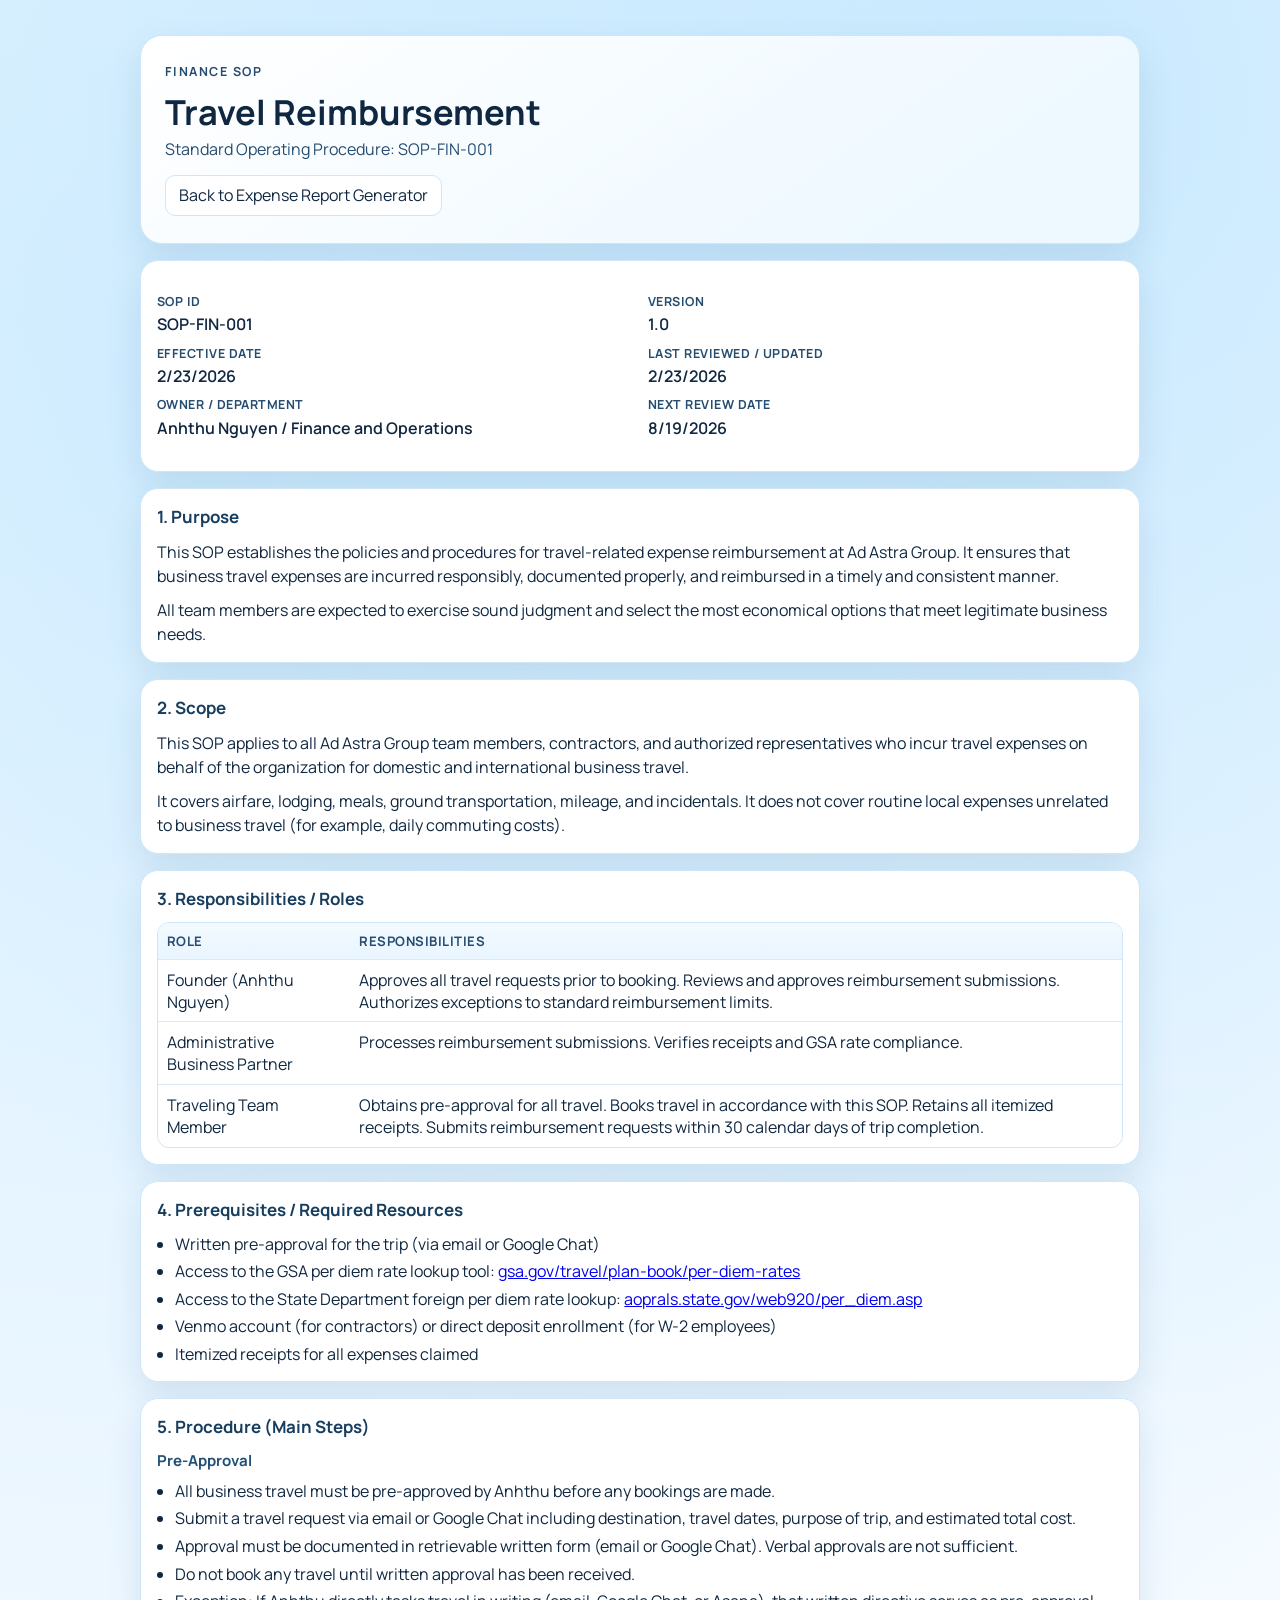
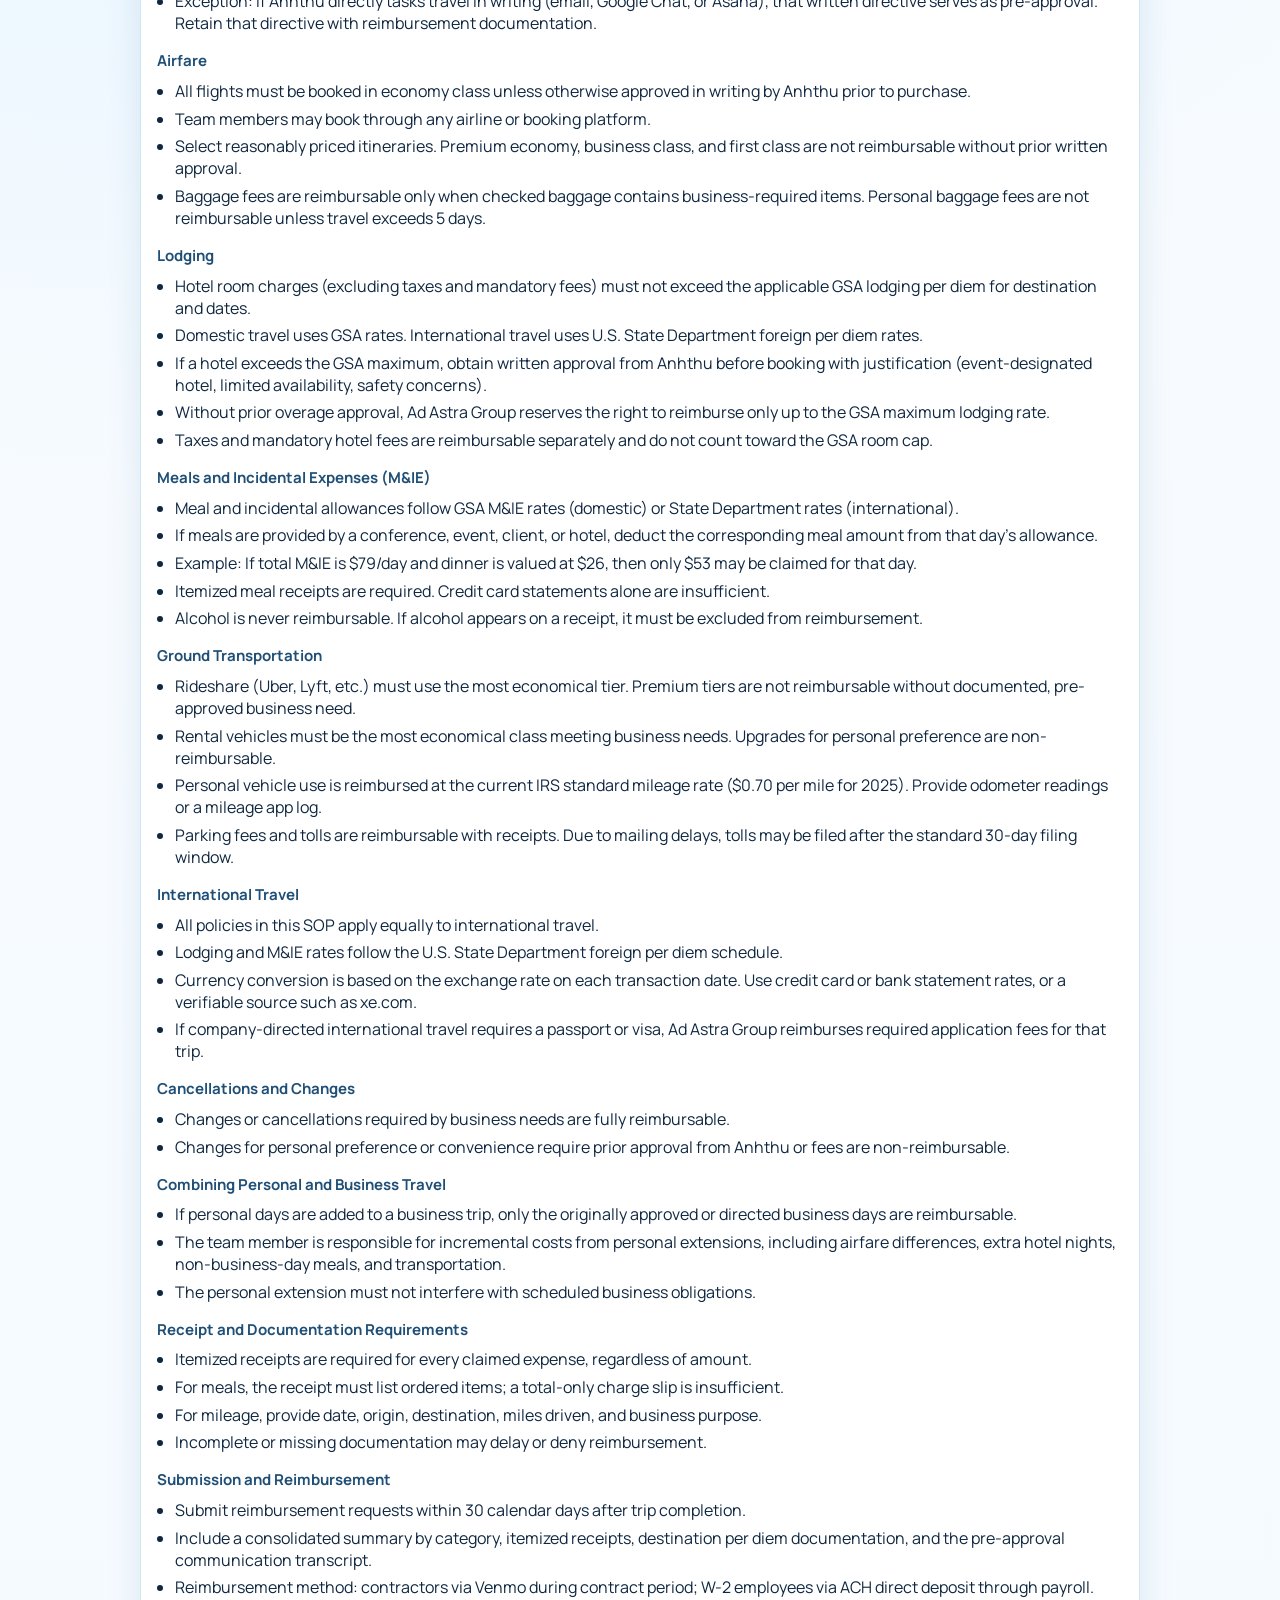
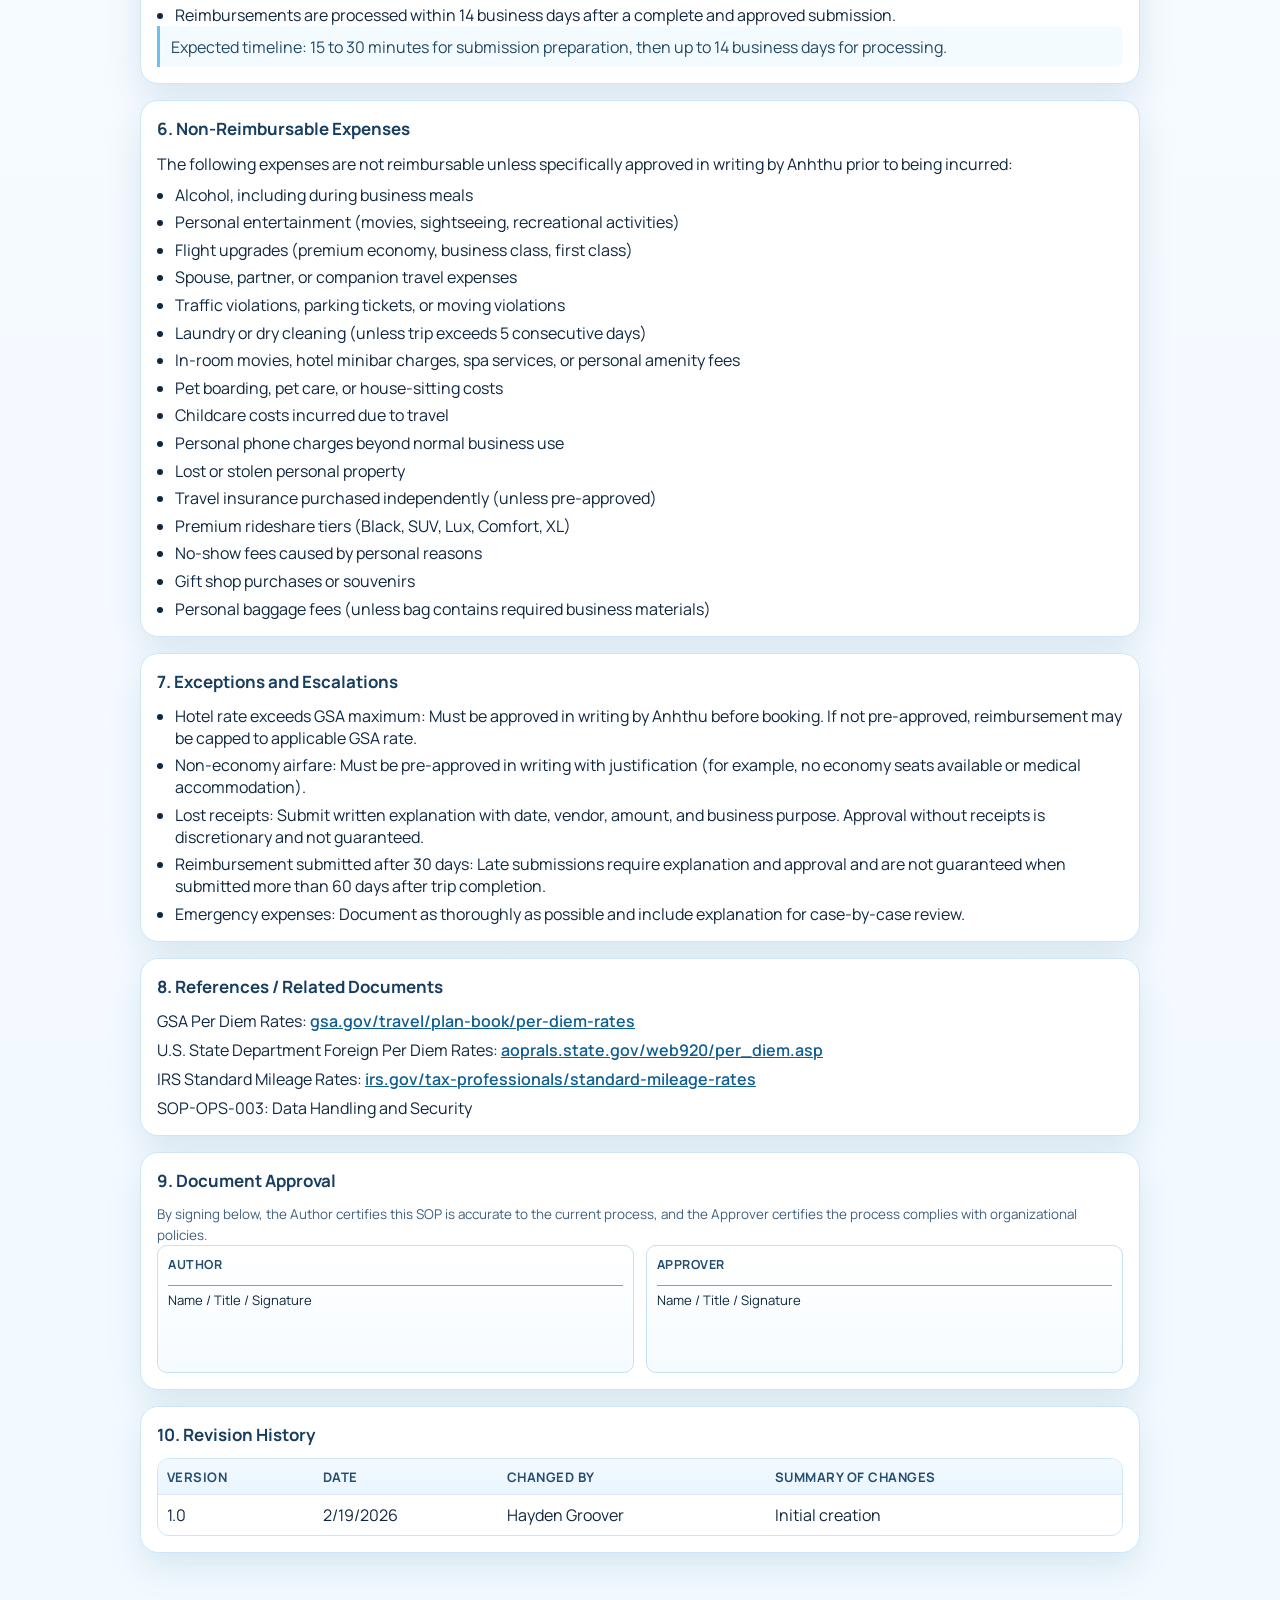
<file: sop-fin-001.html>
<!DOCTYPE html>
<html lang="en">
  <head>
    <meta charset="UTF-8" />
    <meta name="viewport" content="width=device-width, initial-scale=1.0" />
    <title>SOP-FIN-001 Travel Reimbursement</title>
    <link rel="preconnect" href="https://fonts.googleapis.com" />
    <link rel="preconnect" href="https://fonts.gstatic.com" crossorigin />
    <link
      href="https://fonts.googleapis.com/css2?family=Manrope:wght@400;500;600;700;800&display=swap"
      rel="stylesheet"
    />
    <link rel="stylesheet" href="styles.css" />
  </head>
  <body>
    <div class="sop-shell">
      <header class="sop-header">
        <p class="hero__eyebrow">Finance SOP</p>
        <h1>Travel Reimbursement</h1>
        <p>Standard Operating Procedure: SOP-FIN-001</p>
        <div class="sop-header__row">
          <a class="btn" href="index.html">Back to Expense Report Generator</a>
        </div>
      </header>

      <section class="sop-meta" aria-label="SOP metadata">
        <dl class="sop-meta-grid">
          <div class="sop-meta-item">
            <dt>SOP ID</dt>
            <dd>SOP-FIN-001</dd>
          </div>
          <div class="sop-meta-item">
            <dt>Version</dt>
            <dd>1.0</dd>
          </div>
          <div class="sop-meta-item">
            <dt>Effective Date</dt>
            <dd>2/23/2026</dd>
          </div>
          <div class="sop-meta-item">
            <dt>Last Reviewed / Updated</dt>
            <dd>2/23/2026</dd>
          </div>
          <div class="sop-meta-item">
            <dt>Owner / Department</dt>
            <dd>Anhthu Nguyen / Finance and Operations</dd>
          </div>
          <div class="sop-meta-item">
            <dt>Next Review Date</dt>
            <dd>8/19/2026</dd>
          </div>
        </dl>
      </section>

      <section class="sop-card">
        <h2>1. Purpose</h2>
        <p>
          This SOP establishes the policies and procedures for travel-related expense reimbursement
          at Ad Astra Group. It ensures that business travel expenses are incurred responsibly,
          documented properly, and reimbursed in a timely and consistent manner.
        </p>
        <p>
          All team members are expected to exercise sound judgment and select the most economical
          options that meet legitimate business needs.
        </p>
      </section>

      <section class="sop-card">
        <h2>2. Scope</h2>
        <p>
          This SOP applies to all Ad Astra Group team members, contractors, and authorized
          representatives who incur travel expenses on behalf of the organization for domestic and
          international business travel.
        </p>
        <p>
          It covers airfare, lodging, meals, ground transportation, mileage, and incidentals. It
          does not cover routine local expenses unrelated to business travel (for example, daily
          commuting costs).
        </p>
      </section>

      <section class="sop-card">
        <h2>3. Responsibilities / Roles</h2>
        <div class="sop-table-wrap">
          <table class="sop-table">
            <thead>
              <tr>
                <th>Role</th>
                <th>Responsibilities</th>
              </tr>
            </thead>
            <tbody>
              <tr>
                <td>Founder (Anhthu Nguyen)</td>
                <td>
                  Approves all travel requests prior to booking. Reviews and approves reimbursement
                  submissions. Authorizes exceptions to standard reimbursement limits.
                </td>
              </tr>
              <tr>
                <td>Administrative Business Partner</td>
                <td>
                  Processes reimbursement submissions. Verifies receipts and GSA rate compliance.
                </td>
              </tr>
              <tr>
                <td>Traveling Team Member</td>
                <td>
                  Obtains pre-approval for all travel. Books travel in accordance with this SOP.
                  Retains all itemized receipts. Submits reimbursement requests within 30 calendar
                  days of trip completion.
                </td>
              </tr>
            </tbody>
          </table>
        </div>
      </section>

      <section class="sop-card">
        <h2>4. Prerequisites / Required Resources</h2>
        <ul class="sop-list">
          <li>Written pre-approval for the trip (via email or Google Chat)</li>
          <li>
            Access to the GSA per diem rate lookup tool:
            <a href="https://www.gsa.gov/travel/plan-book/per-diem-rates"
              >gsa.gov/travel/plan-book/per-diem-rates</a
            >
          </li>
          <li>
            Access to the State Department foreign per diem rate lookup:
            <a href="https://aoprals.state.gov/web920/per_diem.asp"
              >aoprals.state.gov/web920/per_diem.asp</a
            >
          </li>
          <li>Venmo account (for contractors) or direct deposit enrollment (for W-2 employees)</li>
          <li>Itemized receipts for all expenses claimed</li>
        </ul>
      </section>

      <section class="sop-card">
        <h2>5. Procedure (Main Steps)</h2>

        <h3>Pre-Approval</h3>
        <ul class="sop-list">
          <li>All business travel must be pre-approved by Anhthu before any bookings are made.</li>
          <li>
            Submit a travel request via email or Google Chat including destination, travel dates,
            purpose of trip, and estimated total cost.
          </li>
          <li>
            Approval must be documented in retrievable written form (email or Google Chat). Verbal
            approvals are not sufficient.
          </li>
          <li>Do not book any travel until written approval has been received.</li>
          <li>
            Exception: If Anhthu directly tasks travel in writing (email, Google Chat, or Asana),
            that written directive serves as pre-approval. Retain that directive with reimbursement
            documentation.
          </li>
        </ul>

        <h3>Airfare</h3>
        <ul class="sop-list">
          <li>
            All flights must be booked in economy class unless otherwise approved in writing by
            Anhthu prior to purchase.
          </li>
          <li>Team members may book through any airline or booking platform.</li>
          <li>
            Select reasonably priced itineraries. Premium economy, business class, and first class
            are not reimbursable without prior written approval.
          </li>
          <li>
            Baggage fees are reimbursable only when checked baggage contains business-required
            items. Personal baggage fees are not reimbursable unless travel exceeds 5 days.
          </li>
        </ul>

        <h3>Lodging</h3>
        <ul class="sop-list">
          <li>
            Hotel room charges (excluding taxes and mandatory fees) must not exceed the applicable
            GSA lodging per diem for destination and dates.
          </li>
          <li>
            Domestic travel uses GSA rates. International travel uses U.S. State Department foreign
            per diem rates.
          </li>
          <li>
            If a hotel exceeds the GSA maximum, obtain written approval from Anhthu before booking
            with justification (event-designated hotel, limited availability, safety concerns).
          </li>
          <li>
            Without prior overage approval, Ad Astra Group reserves the right to reimburse only up
            to the GSA maximum lodging rate.
          </li>
          <li>
            Taxes and mandatory hotel fees are reimbursable separately and do not count toward the
            GSA room cap.
          </li>
        </ul>

        <h3>Meals and Incidental Expenses (M&amp;IE)</h3>
        <ul class="sop-list">
          <li>
            Meal and incidental allowances follow GSA M&amp;IE rates (domestic) or State
            Department rates (international).
          </li>
          <li>
            If meals are provided by a conference, event, client, or hotel, deduct the
            corresponding meal amount from that day&apos;s allowance.
          </li>
          <li>
            Example: If total M&amp;IE is $79/day and dinner is valued at $26, then only $53 may be
            claimed for that day.
          </li>
          <li>Itemized meal receipts are required. Credit card statements alone are insufficient.</li>
          <li>
            Alcohol is never reimbursable. If alcohol appears on a receipt, it must be excluded
            from reimbursement.
          </li>
        </ul>

        <h3>Ground Transportation</h3>
        <ul class="sop-list">
          <li>
            Rideshare (Uber, Lyft, etc.) must use the most economical tier. Premium tiers are not
            reimbursable without documented, pre-approved business need.
          </li>
          <li>
            Rental vehicles must be the most economical class meeting business needs. Upgrades for
            personal preference are non-reimbursable.
          </li>
          <li>
            Personal vehicle use is reimbursed at the current IRS standard mileage rate ($0.70 per
            mile for 2025). Provide odometer readings or a mileage app log.
          </li>
          <li>
            Parking fees and tolls are reimbursable with receipts. Due to mailing delays, tolls may
            be filed after the standard 30-day filing window.
          </li>
        </ul>

        <h3>International Travel</h3>
        <ul class="sop-list">
          <li>All policies in this SOP apply equally to international travel.</li>
          <li>
            Lodging and M&amp;IE rates follow the U.S. State Department foreign per diem schedule.
          </li>
          <li>
            Currency conversion is based on the exchange rate on each transaction date. Use credit
            card or bank statement rates, or a verifiable source such as xe.com.
          </li>
          <li>
            If company-directed international travel requires a passport or visa, Ad Astra Group
            reimburses required application fees for that trip.
          </li>
        </ul>

        <h3>Cancellations and Changes</h3>
        <ul class="sop-list">
          <li>
            Changes or cancellations required by business needs are fully reimbursable.
          </li>
          <li>
            Changes for personal preference or convenience require prior approval from Anhthu or
            fees are non-reimbursable.
          </li>
        </ul>

        <h3>Combining Personal and Business Travel</h3>
        <ul class="sop-list">
          <li>
            If personal days are added to a business trip, only the originally approved or directed
            business days are reimbursable.
          </li>
          <li>
            The team member is responsible for incremental costs from personal extensions, including
            airfare differences, extra hotel nights, non-business-day meals, and transportation.
          </li>
          <li>The personal extension must not interfere with scheduled business obligations.</li>
        </ul>

        <h3>Receipt and Documentation Requirements</h3>
        <ul class="sop-list">
          <li>
            Itemized receipts are required for every claimed expense, regardless of amount.
          </li>
          <li>
            For meals, the receipt must list ordered items; a total-only charge slip is
            insufficient.
          </li>
          <li>
            For mileage, provide date, origin, destination, miles driven, and business purpose.
          </li>
          <li>Incomplete or missing documentation may delay or deny reimbursement.</li>
        </ul>

        <h3>Submission and Reimbursement</h3>
        <ul class="sop-list">
          <li>
            Submit reimbursement requests within 30 calendar days after trip completion.
          </li>
          <li>
            Include a consolidated summary by category, itemized receipts, destination per diem
            documentation, and the pre-approval communication transcript.
          </li>
          <li>
            Reimbursement method: contractors via Venmo during contract period; W-2 employees via
            ACH direct deposit through payroll.
          </li>
          <li>
            Reimbursements are processed within 14 business days after a complete and approved
            submission.
          </li>
        </ul>
        <p class="sop-note">
          Expected timeline: 15 to 30 minutes for submission preparation, then up to 14 business
          days for processing.
        </p>
      </section>

      <section class="sop-card">
        <h2>6. Non-Reimbursable Expenses</h2>
        <p>
          The following expenses are not reimbursable unless specifically approved in writing by
          Anhthu prior to being incurred:
        </p>
        <ul class="sop-list">
          <li>Alcohol, including during business meals</li>
          <li>Personal entertainment (movies, sightseeing, recreational activities)</li>
          <li>Flight upgrades (premium economy, business class, first class)</li>
          <li>Spouse, partner, or companion travel expenses</li>
          <li>Traffic violations, parking tickets, or moving violations</li>
          <li>Laundry or dry cleaning (unless trip exceeds 5 consecutive days)</li>
          <li>
            In-room movies, hotel minibar charges, spa services, or personal amenity fees
          </li>
          <li>Pet boarding, pet care, or house-sitting costs</li>
          <li>Childcare costs incurred due to travel</li>
          <li>Personal phone charges beyond normal business use</li>
          <li>Lost or stolen personal property</li>
          <li>Travel insurance purchased independently (unless pre-approved)</li>
          <li>Premium rideshare tiers (Black, SUV, Lux, Comfort, XL)</li>
          <li>No-show fees caused by personal reasons</li>
          <li>Gift shop purchases or souvenirs</li>
          <li>Personal baggage fees (unless bag contains required business materials)</li>
        </ul>
      </section>

      <section class="sop-card">
        <h2>7. Exceptions and Escalations</h2>
        <ul class="sop-list">
          <li>
            Hotel rate exceeds GSA maximum: Must be approved in writing by Anhthu before booking.
            If not pre-approved, reimbursement may be capped to applicable GSA rate.
          </li>
          <li>
            Non-economy airfare: Must be pre-approved in writing with justification (for example,
            no economy seats available or medical accommodation).
          </li>
          <li>
            Lost receipts: Submit written explanation with date, vendor, amount, and business
            purpose. Approval without receipts is discretionary and not guaranteed.
          </li>
          <li>
            Reimbursement submitted after 30 days: Late submissions require explanation and approval
            and are not guaranteed when submitted more than 60 days after trip completion.
          </li>
          <li>
            Emergency expenses: Document as thoroughly as possible and include explanation for
            case-by-case review.
          </li>
        </ul>
      </section>

      <section class="sop-card">
        <h2>8. References / Related Documents</h2>
        <ul class="sop-link-list">
          <li>
            GSA Per Diem Rates:
            <a href="https://www.gsa.gov/travel/plan-book/per-diem-rates"
              >gsa.gov/travel/plan-book/per-diem-rates</a
            >
          </li>
          <li>
            U.S. State Department Foreign Per Diem Rates:
            <a href="https://aoprals.state.gov/web920/per_diem.asp"
              >aoprals.state.gov/web920/per_diem.asp</a
            >
          </li>
          <li>
            IRS Standard Mileage Rates:
            <a href="https://www.irs.gov/tax-professionals/standard-mileage-rates"
              >irs.gov/tax-professionals/standard-mileage-rates</a
            >
          </li>
          <li>SOP-OPS-003: Data Handling and Security</li>
        </ul>
      </section>

      <section class="sop-card">
        <h2>9. Document Approval</h2>
        <p class="sop-muted sop-small">
          By signing below, the Author certifies this SOP is accurate to the current process, and
          the Approver certifies the process complies with organizational policies.
        </p>
        <div class="sop-signoff-grid">
          <article class="sop-signoff-card">
            <p class="sop-signoff-label">Author</p>
            <p class="sop-signoff-line">Name / Title / Signature</p>
          </article>
          <article class="sop-signoff-card">
            <p class="sop-signoff-label">Approver</p>
            <p class="sop-signoff-line">Name / Title / Signature</p>
          </article>
        </div>
      </section>

      <section class="sop-card">
        <h2>10. Revision History</h2>
        <div class="sop-table-wrap">
          <table class="sop-table">
            <thead>
              <tr>
                <th>Version</th>
                <th>Date</th>
                <th>Changed By</th>
                <th>Summary of Changes</th>
              </tr>
            </thead>
            <tbody>
              <tr>
                <td>1.0</td>
                <td>2/19/2026</td>
                <td>Hayden Groover</td>
                <td>Initial creation</td>
              </tr>
            </tbody>
          </table>
        </div>
      </section>
    </div>
  </body>
</html>
</file>
<file: styles.css>
:root {
  --sky-050: #f5fbff;
  --sky-100: #dff3ff;
  --sky-200: #c2e8ff;
  --sky-300: #98d7ff;
  --sky-500: #2f91d8;
  --sky-700: #13679e;
  --ink-900: #0f2740;
  --ink-700: #254d70;
  --line: #cfe6f8;
  --surface: #ffffff;
  --success: #0d7b63;
  --shadow: 0 15px 35px rgba(22, 87, 131, 0.12);
}

* {
  box-sizing: border-box;
}

html,
body {
  margin: 0;
  padding: 0;
  min-height: 100%;
}

body {
  font-family: "Manrope", "Segoe UI", sans-serif;
  color: var(--ink-900);
  background:
    radial-gradient(circle at 12% 8%, rgba(159, 216, 255, 0.32), transparent 38%),
    radial-gradient(circle at 82% 2%, rgba(111, 193, 250, 0.24), transparent 30%),
    linear-gradient(180deg, #f0faff 0%, #f7fbff 40%, #f3faff 100%);
}

.app-shell {
  width: min(1200px, 94vw);
  margin: 2.2rem auto 3rem;
}

.hero {
  background: linear-gradient(135deg, #ffffff 0%, #edf8ff 75%);
  border: 1px solid var(--line);
  border-radius: 22px;
  padding: 1.8rem 1.6rem;
  box-shadow: var(--shadow);
  position: relative;
  overflow: hidden;
}

.hero::after {
  content: "";
  position: absolute;
  width: 340px;
  height: 340px;
  right: -120px;
  top: -140px;
  border-radius: 50%;
  background: radial-gradient(circle, rgba(77, 172, 235, 0.2), rgba(77, 172, 235, 0));
  pointer-events: none;
}

.hero__eyebrow {
  margin: 0;
  font-size: 0.78rem;
  letter-spacing: 0.12em;
  text-transform: uppercase;
  font-weight: 700;
  color: var(--sky-700);
}

.hero h1 {
  margin: 0.45rem 0 0.4rem;
  font-size: clamp(1.55rem, 1.1rem + 1.7vw, 2.3rem);
  line-height: 1.2;
}

.hero__subtext {
  margin: 0;
  color: var(--ink-700);
  max-width: 58ch;
}

.hero__actions {
  margin-top: 0.95rem;
}

.layout {
  display: grid;
  gap: 1rem;
  margin-top: 1rem;
}

.card {
  background: var(--surface);
  border: 1px solid var(--line);
  border-radius: 18px;
  padding: 1rem;
  box-shadow: var(--shadow);
}

.card__header {
  margin-bottom: 0.8rem;
}

.card__header h2 {
  margin: 0;
  font-size: 1.06rem;
}

.card__header--actions {
  display: flex;
  align-items: center;
  justify-content: space-between;
  gap: 0.8rem;
}

.grid {
  display: grid;
  gap: 0.75rem;
}

.grid--two {
  grid-template-columns: repeat(2, minmax(0, 1fr));
}

.field {
  display: flex;
  flex-direction: column;
  gap: 0.3rem;
  font-size: 0.9rem;
}

.field span {
  color: var(--ink-700);
  font-weight: 600;
}

input,
select,
button {
  font: inherit;
}

input,
select {
  width: 100%;
  border: 1px solid var(--line);
  border-radius: 11px;
  padding: 0.56rem 0.65rem;
  background: #fff;
  color: var(--ink-900);
}

input:focus,
select:focus,
button:focus {
  outline: 2px solid rgba(47, 145, 216, 0.32);
  outline-offset: 1px;
}

.table-wrap {
  width: 100%;
  overflow-x: auto;
  border: 1px solid var(--line);
  border-radius: 12px;
}

.expense-table {
  width: 100%;
  border-collapse: collapse;
  min-width: 890px;
}

.expense-table thead th {
  background: linear-gradient(180deg, #f5fbff 0%, #eaf6ff 100%);
  color: var(--ink-700);
  font-size: 0.8rem;
  text-transform: uppercase;
  letter-spacing: 0.04em;
  text-align: left;
  padding: 0.68rem;
  border-bottom: 1px solid var(--line);
}

.expense-table td {
  border-bottom: 1px solid #e6f2fb;
  padding: 0.52rem;
  vertical-align: middle;
}

.expense-table tr:last-child td {
  border-bottom: none;
}

.expense-table td.numeric,
.expense-table th.numeric {
  text-align: right;
  white-space: nowrap;
}

.receipt-controls {
  display: grid;
  grid-template-columns: auto auto auto minmax(100px, 1fr);
  gap: 0.35rem;
  align-items: center;
}

.btn--tiny {
  padding: 0.28rem 0.52rem;
  font-size: 0.76rem;
  border-radius: 8px;
}

.row-receipt-name {
  font-size: 0.76rem;
  color: var(--ink-700);
  overflow: hidden;
  text-overflow: ellipsis;
  white-space: nowrap;
}

.row-receipt-status {
  grid-column: 1 / -1;
  font-size: 0.72rem;
  color: var(--ink-700);
}

.row-receipt-status[data-state="success"] {
  color: var(--success);
}

.row-receipt-status[data-state="warning"] {
  color: #9b660f;
}

.row-receipt-status[data-state="error"] {
  color: #9f3333;
}

.row-receipt-view:disabled {
  opacity: 0.5;
  cursor: not-allowed;
  transform: none;
  box-shadow: none;
}

.button-row {
  display: flex;
  align-items: center;
  gap: 0.6rem;
}

.button-row--wrap {
  flex-wrap: wrap;
}

.btn,
.icon-btn {
  display: inline-flex;
  align-items: center;
  justify-content: center;
  border: 1px solid var(--line);
  border-radius: 10px;
  background: #fff;
  color: var(--ink-900);
  padding: 0.52rem 0.8rem;
  cursor: pointer;
  text-decoration: none;
  transition: transform 0.17s ease, box-shadow 0.17s ease, background-color 0.17s ease;
}

.btn:hover,
.icon-btn:hover {
  transform: translateY(-1px);
  box-shadow: 0 8px 18px rgba(19, 103, 158, 0.14);
}

.btn--secondary {
  background: #eef8ff;
  border-color: #b9def8;
}

.btn--primary {
  background: linear-gradient(180deg, #35a0eb 0%, #2f8fd2 100%);
  border-color: #2f8fd2;
  color: #fff;
  font-weight: 700;
}

.icon-btn {
  font-size: 0.8rem;
  padding: 0.42rem 0.6rem;
  background: #fff6f6;
  border-color: #f3d4d4;
  color: #9f3333;
}

.summary-grid {
  margin-top: 0.9rem;
  display: grid;
  grid-template-columns: repeat(2, minmax(0, 1fr));
  gap: 0.75rem;
}

.summary-card {
  border: 1px solid var(--line);
  border-radius: 12px;
  padding: 0.8rem;
  background: linear-gradient(180deg, #ffffff 0%, #f6fbff 100%);
}

.summary-card h3 {
  margin: 0 0 0.55rem;
  font-size: 0.95rem;
}

.summary-card dl {
  margin: 0;
}

.summary-card dl div {
  display: flex;
  justify-content: space-between;
  gap: 0.65rem;
  padding: 0.2rem 0;
}

.summary-card dt {
  color: var(--ink-700);
}

.summary-card dd {
  margin: 0;
  font-weight: 700;
}

.summary-card .total-row {
  margin-top: 0.2rem;
  padding-top: 0.5rem;
  border-top: 1px dashed #b9daf2;
}

.summary-card .total-row dd {
  color: var(--success);
  font-size: 1.1rem;
}

.breakdown {
  list-style: none;
  margin: 0;
  padding: 0;
}

.breakdown li {
  display: flex;
  justify-content: space-between;
  padding: 0.3rem 0;
  border-bottom: 1px dashed #d9ebf8;
}

.breakdown li:last-child {
  border-bottom: none;
}

.empty-breakdown {
  color: var(--ink-700);
  font-style: italic;
}

.print-report {
  display: none;
}

.print-report__title {
  margin: 0;
  font-size: 1.55rem;
  color: #134c7b;
}

.print-report__subtitle {
  margin: 0.2rem 0 0;
  color: #355d82;
}

.print-report__header {
  display: flex;
  justify-content: space-between;
  gap: 1rem;
  align-items: flex-start;
  border-bottom: 2px solid #134c7b;
  padding-bottom: 0.6rem;
  margin-bottom: 0.8rem;
}

.print-report__meta {
  margin: 0;
  font-size: 0.85rem;
  color: #2d4b67;
}

.print-report__grid {
  display: grid;
  grid-template-columns: repeat(2, minmax(0, 1fr));
  gap: 0.35rem 1.1rem;
  margin-bottom: 0.9rem;
}

.print-report__field {
  display: flex;
  gap: 0.45rem;
  font-size: 0.86rem;
}

.print-report__field-label {
  font-weight: 700;
  min-width: 7.5rem;
}

.print-report__section-title {
  margin: 0.95rem 0 0.4rem;
  font-size: 0.98rem;
  color: #134c7b;
}

.print-report__section-break {
  break-before: page;
  page-break-before: always;
}

.print-report__table {
  width: 100%;
  border-collapse: collapse;
}

.print-report__table th,
.print-report__table td {
  border: 1px solid #aac7df;
  padding: 0.38rem 0.42rem;
  font-size: 0.8rem;
  vertical-align: top;
}

.print-report__table th {
  background: #e9f3fb;
  color: #173b5b;
  text-align: left;
}

.print-report__table .numeric {
  text-align: right;
  white-space: nowrap;
}

.print-report__desc {
  min-width: 17rem;
  white-space: normal;
  word-break: break-word;
}

.print-report__totals {
  width: min(360px, 100%);
  margin-left: auto;
  border-collapse: collapse;
  margin-top: 0.8rem;
}

.print-report__totals td {
  border: 1px solid #aac7df;
  padding: 0.35rem 0.45rem;
  font-size: 0.82rem;
}

.print-report__totals td:last-child {
  text-align: right;
  white-space: nowrap;
  font-weight: 700;
}

.print-report__totals .grand-total td {
  font-size: 0.9rem;
  font-weight: 800;
  border-top: 2px solid #134c7b;
}

.print-report__muted {
  color: #496885;
  font-style: italic;
}

.print-report__appendix-note {
  margin: 0 0 0.35rem;
  font-size: 0.82rem;
  color: #2d4b67;
}

.print-report__receipt {
  margin: 0.8rem 0 0;
  padding-top: 0.55rem;
  border-top: 1px solid #bfd6e8;
  break-inside: auto;
  page-break-inside: auto;
}

.print-report__receipt-head {
  break-after: avoid;
  page-break-after: avoid;
}

.print-report__receipt-title {
  margin: 0;
  font-size: 0.92rem;
  color: #173b5b;
}

.print-report__receipt-meta {
  margin: 0.22rem 0 0;
  font-size: 0.8rem;
  color: #2f4d69;
}

.print-report__receipt-figure {
  margin: 0.45rem 0 0;
  break-inside: avoid;
  page-break-inside: avoid;
  break-before: avoid;
  page-break-before: avoid;
}

.print-report__receipt-head + .print-report__receipt-figure {
  break-before: avoid;
  page-break-before: avoid;
}

.print-report__receipt-figure--first {
  break-before: avoid;
  page-break-before: avoid;
}

.print-report__receipt-image {
  max-width: 100%;
  width: auto;
  height: auto;
  max-height: 8.6in;
  border: 1px solid #aac7df;
  border-radius: 4px;
  display: block;
  object-fit: contain;
  background: #fff;
  margin: 0 auto;
}

.print-report__receipt-caption {
  margin-top: 0.18rem;
  font-size: 0.74rem;
  color: #3f5f7c;
}

.print-report__compliance {
  margin-top: 0.95rem;
  border: 1px solid #aac7df;
  padding: 0.6rem;
  font-size: 0.82rem;
  line-height: 1.35;
}

.print-report__signatures {
  margin-top: 1.1rem;
  display: grid;
  grid-template-columns: repeat(2, minmax(0, 1fr));
  gap: 1.4rem;
}

.print-report__sig-line {
  border-top: 1px solid #567995;
  padding-top: 0.3rem;
  font-size: 0.8rem;
}

.sop-shell {
  width: min(1000px, 94vw);
  margin: 2.2rem auto 3rem;
}

.sop-header {
  background: linear-gradient(145deg, #ffffff 0%, #edf8ff 85%);
  border: 1px solid var(--line);
  border-radius: 22px;
  padding: 1.7rem 1.5rem;
  box-shadow: var(--shadow);
}

.sop-header h1 {
  margin: 0.45rem 0 0.2rem;
  font-size: clamp(1.5rem, 1.08rem + 1.5vw, 2.15rem);
}

.sop-header p {
  margin: 0;
  color: var(--ink-700);
}

.sop-header__row {
  margin-top: 0.95rem;
  display: flex;
  gap: 0.65rem;
  flex-wrap: wrap;
}

.sop-meta,
.sop-card {
  margin-top: 1rem;
  background: var(--surface);
  border: 1px solid var(--line);
  border-radius: 18px;
  padding: 1rem;
  box-shadow: var(--shadow);
}

.sop-meta-grid {
  display: grid;
  gap: 0.6rem 1rem;
  grid-template-columns: repeat(2, minmax(0, 1fr));
}

.sop-meta-item {
  display: flex;
  flex-direction: column;
  gap: 0.2rem;
}

.sop-meta-item dt {
  font-size: 0.78rem;
  letter-spacing: 0.04em;
  text-transform: uppercase;
  color: var(--ink-700);
  font-weight: 700;
}

.sop-meta-item dd {
  margin: 0;
  font-weight: 600;
}

.sop-card h2 {
  margin: 0 0 0.75rem;
  font-size: 1.06rem;
  color: #173d5f;
}

.sop-card h3 {
  margin: 1rem 0 0.55rem;
  font-size: 0.94rem;
  color: #1f4f76;
}

.sop-card h3:first-of-type {
  margin-top: 0;
}

.sop-card p {
  margin: 0;
  line-height: 1.5;
}

.sop-card p + p {
  margin-top: 0.65rem;
}

.sop-list {
  margin: 0.45rem 0 0;
  padding-left: 1.15rem;
  display: grid;
  gap: 0.35rem;
}

.sop-table-wrap {
  border: 1px solid var(--line);
  border-radius: 12px;
  overflow-x: auto;
}

.sop-table {
  width: 100%;
  border-collapse: collapse;
}

.sop-table th,
.sop-table td {
  border-bottom: 1px solid #d8eaf9;
  padding: 0.55rem;
  text-align: left;
  vertical-align: top;
}

.sop-table th {
  background: linear-gradient(180deg, #f3faff 0%, #e9f5ff 100%);
  color: var(--ink-700);
  font-size: 0.82rem;
  letter-spacing: 0.04em;
  text-transform: uppercase;
}

.sop-table tr:last-child td {
  border-bottom: 0;
}

.sop-note {
  margin-top: 0.7rem;
  border-left: 3px solid #6fbdf3;
  background: #f4fbff;
  padding: 0.55rem 0.7rem;
  color: #244965;
  border-radius: 0 8px 8px 0;
}

.sop-link-list {
  list-style: none;
  margin: 0.15rem 0 0;
  padding: 0;
  display: grid;
  gap: 0.45rem;
}

.sop-link-list a {
  color: #0f5f95;
  font-weight: 600;
}

.sop-signoff-grid {
  display: grid;
  grid-template-columns: repeat(2, minmax(0, 1fr));
  gap: 0.7rem;
}

.sop-signoff-card {
  border: 1px solid #c5e1f5;
  border-radius: 10px;
  padding: 0.65rem;
  background: linear-gradient(180deg, #ffffff 0%, #f6fbff 100%);
  min-height: 8rem;
}

.sop-signoff-label {
  margin: 0;
  font-size: 0.78rem;
  letter-spacing: 0.04em;
  text-transform: uppercase;
  color: var(--ink-700);
  font-weight: 700;
}

.sop-signoff-line {
  margin-top: 1.7rem;
  border-top: 1px solid #7ea2c0;
  padding-top: 0.3rem;
  font-size: 0.82rem;
}

.sop-muted {
  color: #3e607e;
}

.sop-small {
  font-size: 0.84rem;
}

@media (max-width: 900px) {
  .grid--two,
  .summary-grid,
  .sop-meta-grid,
  .sop-signoff-grid {
    grid-template-columns: 1fr;
  }

  .app-shell {
    margin-top: 1rem;
  }

  .receipt-controls {
    grid-template-columns: repeat(2, minmax(0, 1fr));
  }

  .row-receipt-name {
    grid-column: 1 / -1;
  }
}

@media print {
  @page {
    margin: 0.55in;
  }

  body {
    background: #fff;
    color: #132f4a;
    font-size: 11pt;
  }

  .app-shell,
  #rowTemplate {
    display: none !important;
  }

  .print-report {
    display: block !important;
  }

  .print-report__header,
  .print-report__section-title {
    break-after: avoid;
  }

  .print-report__table tr {
    break-inside: avoid;
  }

  .print-report__receipt {
    break-inside: auto;
    page-break-inside: auto;
  }
}
</file>
